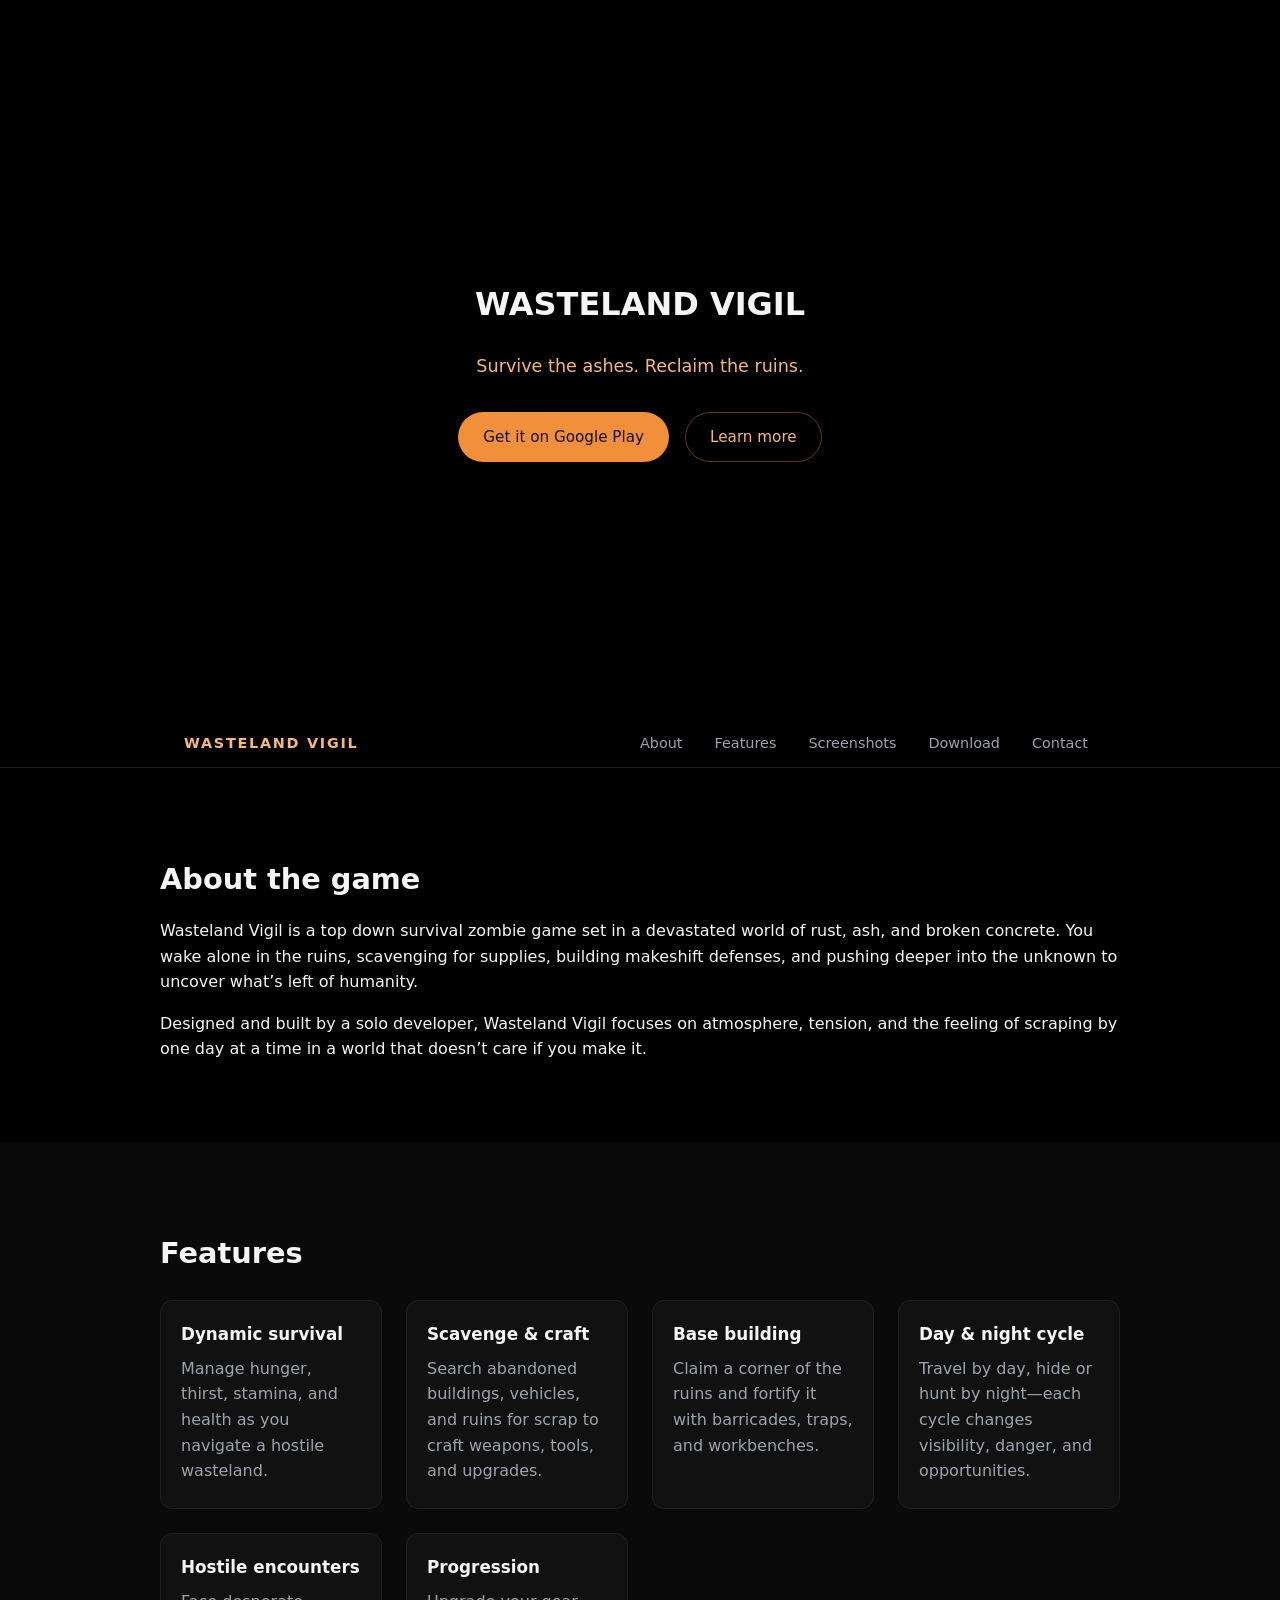
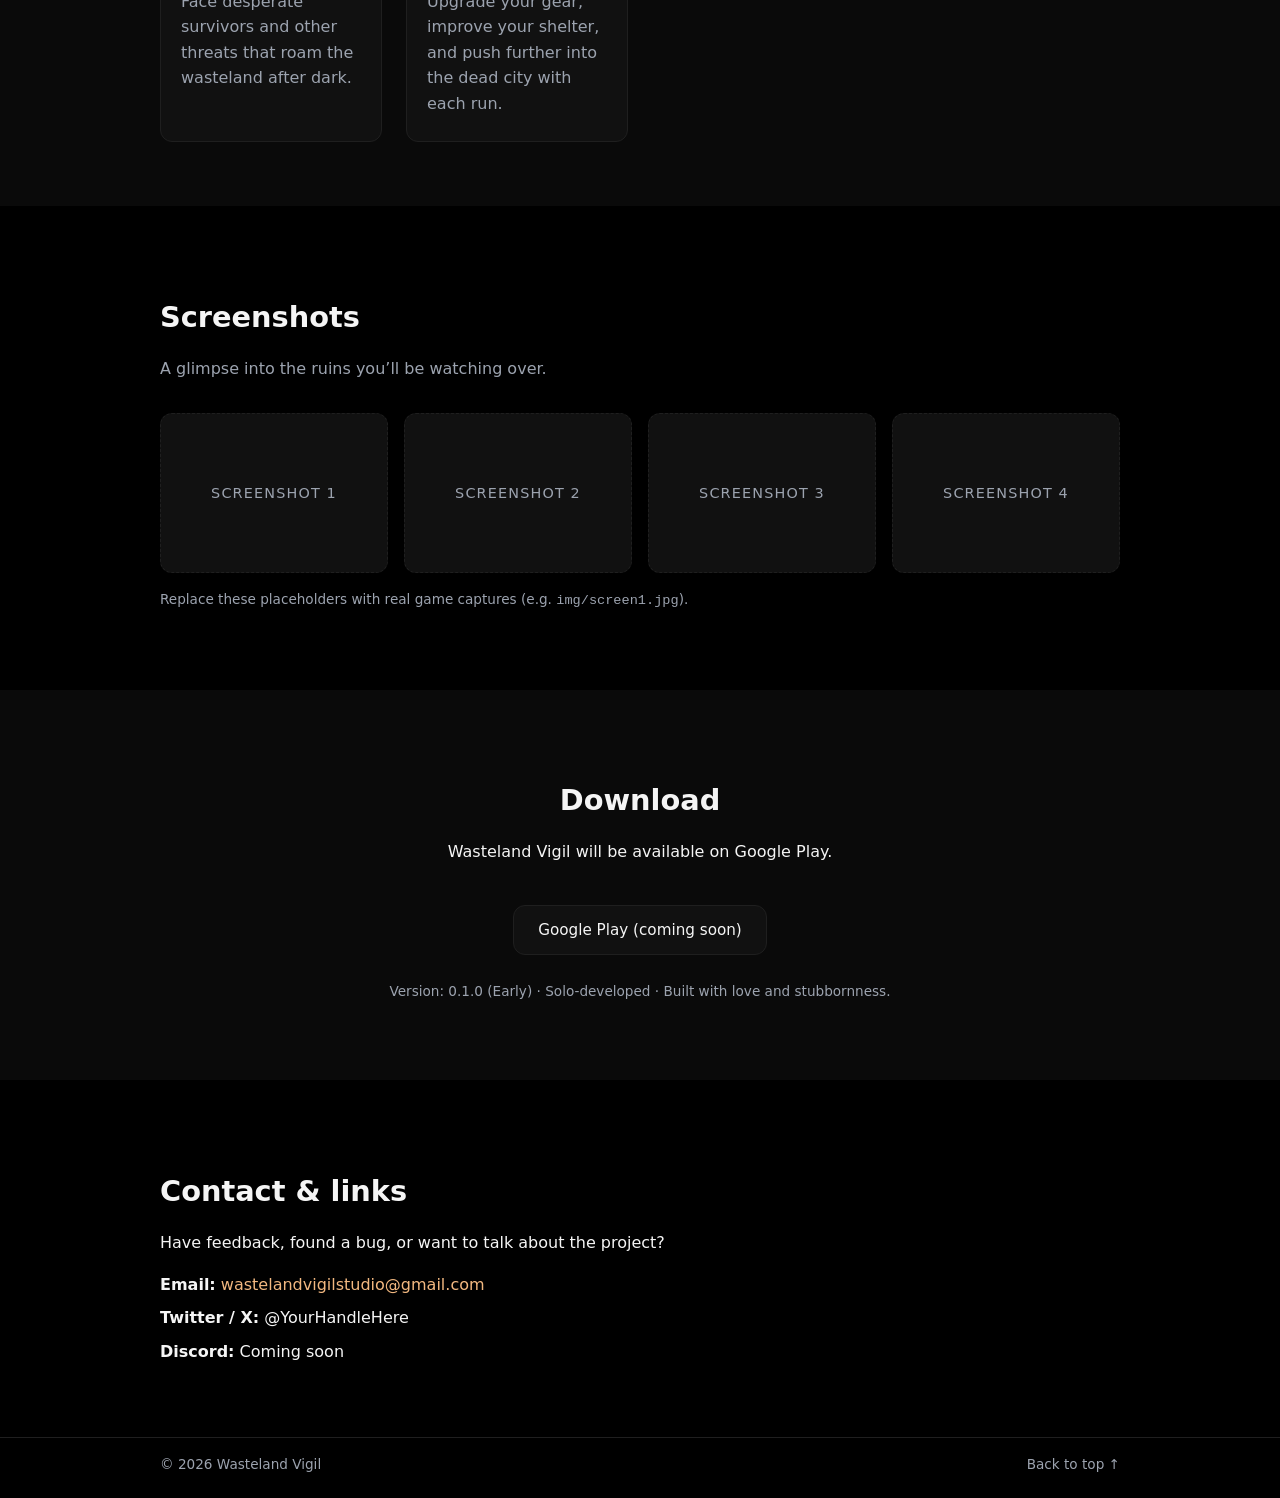
<file: index.html>
<!DOCTYPE html>
<html lang="en">
<head>
  <meta charset="UTF-8" />
  <title>Wasteland Vigil – Survival Game</title>
  <meta name="viewport" content="width=device-width, initial-scale=1" />
  <meta name="description" content="Wasteland Vigil is a top-down survival game set in the ashes of a ruined world. Scavenge, build, and endure." />
  <link rel="stylesheet" href="styles.css" />
</head>
<body>
  <header class="hero" id="top">
    <div class="hero-overlay"></div>
    <div class="hero-content">
      <h1 class="logo">WASTELAND VIGIL</h1>
      <p class="tagline">Survive the ashes. Reclaim the ruins.</p>
      <div class="hero-buttons">
        <a href="#download" class="btn primary">Get it on Google Play</a>
        <a href="#features" class="btn ghost">Learn more</a>
      </div>
    </div>
  </header>

  <nav class="nav">
    <div class="nav-inner">
      <span class="nav-logo">Wasteland Vigil</span>
      <div class="nav-links">
        <a href="#about">About</a>
        <a href="#features">Features</a>
        <a href="#screenshots">Screenshots</a>
        <a href="#download">Download</a>
        <a href="#contact">Contact</a>
      </div>
    </div>
  </nav>

  <main>
    <section class="section" id="about">
      <div class="container">
        <h2>About the game</h2>
        <p>
          Wasteland Vigil is a top down survival zombie game set in a devastated world of rust, ash, and broken concrete.
          You wake alone in the ruins, scavenging for supplies, building makeshift defenses, and pushing deeper into
          the unknown to uncover what’s left of humanity.
        </p>
        <p>
          Designed and built by a solo developer, Wasteland Vigil focuses on atmosphere, tension, and the feeling of
          scraping by one day at a time in a world that doesn’t care if you make it.
        </p>
      </div>
    </section>

    <section class="section alt" id="features">
      <div class="container">
        <h2>Features</h2>
        <div class="features-grid">
          <div class="feature">
            <h3>Dynamic survival</h3>
            <p>Manage hunger, thirst, stamina, and health as you navigate a hostile wasteland.</p>
          </div>
          <div class="feature">
            <h3>Scavenge & craft</h3>
            <p>Search abandoned buildings, vehicles, and ruins for scrap to craft weapons, tools, and upgrades.</p>
          </div>
          <div class="feature">
            <h3>Base building</h3>
            <p>Claim a corner of the ruins and fortify it with barricades, traps, and workbenches.</p>
          </div>
          <div class="feature">
            <h3>Day & night cycle</h3>
            <p>Travel by day, hide or hunt by night—each cycle changes visibility, danger, and opportunities.</p>
          </div>
          <div class="feature">
            <h3>Hostile encounters</h3>
            <p>Face desperate survivors and other threats that roam the wasteland after dark.</p>
          </div>
          <div class="feature">
            <h3>Progression</h3>
            <p>Upgrade your gear, improve your shelter, and push further into the dead city with each run.</p>
          </div>
        </div>
      </div>
    </section>

    <section class="section" id="screenshots">
      <div class="container">
        <h2>Screenshots</h2>
        <p class="section-intro">A glimpse into the ruins you’ll be watching over.</p>
        <div class="screens-grid">
          <div class="screen-placeholder">Screenshot 1</div>
          <div class="screen-placeholder">Screenshot 2</div>
          <div class="screen-placeholder">Screenshot 3</div>
          <div class="screen-placeholder">Screenshot 4</div>
        </div>
        <p class="hint">Replace these placeholders with real game captures (e.g. <code>img/screen1.jpg</code>).</p>
      </div>
    </section>

    <section class="section alt" id="download">
      <div class="container download">
        <h2>Download</h2>
        <p>Wasteland Vigil will be available on Google Play.</p>
        <a href="#" class="store-badge">Google Play (coming soon)</a>
        <p class="meta">
          Version: 0.1.0 (Early) · Solo-developed · Built with love and stubbornness.
        </p>
      </div>
    </section>

    <section class="section" id="contact">
      <div class="container">
        <h2>Contact & links</h2>
        <p>Have feedback, found a bug, or want to talk about the project?</p>
        <ul class="contact-list">
          <li><strong>Email:</strong> <a href="mailto:wastelandvigilstudio@gmail.com">wastelandvigilstudio@gmail.com</a></li>
          <li><strong>Twitter / X:</strong> <span>@YourHandleHere</span></li>
          <li><strong>Discord:</strong> <span>Coming soon</span></li>
        </ul>
      </div>
    </section>
  </main>

  <footer class="footer">
    <div class="container footer-inner">
      <span>© <span id="year"></span> Wasteland Vigil</span>
      <a href="#top" class="back-to-top">Back to top ↑</a>
    </div>
  </footer>

  <script>
    document.getElementById('year').textContent = new Date().getFullYear();
  </script>
</body>
</html>
</file>
<file: styles.css>
/* ===========================
   WASTELAND VIGIL – DARK THEME
   =========================== */

:root {
  --bg: #000000;
  --bg-alt: #0a0a0a;
  --accent: #f28f3b;
  --accent-soft: #f2b880;
  --text: #f5f5f5;
  --muted: #9ca3af;
  --card: #111111;
  --border: #1f1f1f;
  --font-main: system-ui, -apple-system, BlinkMacSystemFont, "Segoe UI", sans-serif;
}

*,
*::before,
*::after {
  box-sizing: border-box;
}

html, body {
  margin: 0;
  padding: 0;
  background: var(--bg);
  color: var(--text);
  font-family: var(--font-main);
  line-height: 1.6;
}

/* ===========================
   HERO SECTION
   =========================== */

.hero {
  position: relative;
  min-height: 80vh;
  display: flex;
  align-items: center;
  justify-content: center;
  text-align: center;
  background: transparent; /* PURE BLACK BACKGROUND */
}

.hero-overlay {
  display: none; /* No overlay needed */
}

.hero-content {
  position: relative;
  padding: 3rem 1.5rem;
  max-width: 800px;
}

/* MAIN LOGO */
.hero-logo {
  width: min(90%, 420px);
  height: auto;
  margin-bottom: 1.5rem;
  filter: drop-shadow(0 0 12px rgba(0,0,0,0.85));
}

/* Tagline */
.tagline {
  font-size: 1.1rem;
  color: var(--accent-soft);
  margin-bottom: 2rem;
}

/* Buttons */
.hero-buttons {
  display: flex;
  flex-wrap: wrap;
  gap: 1rem;
  justify-content: center;
}

/* ===========================
   NAVIGATION
   =========================== */

.nav {
  position: sticky;
  top: 0;
  z-index: 20;
  background: rgba(0, 0, 0, 0.9);
  backdrop-filter: blur(10px);
  border-bottom: 1px solid var(--border);
}

.nav-inner {
  max-width: 960px;
  margin: 0 auto;
  padding: 0.5rem 1.5rem;
  display: flex;
  align-items: center;
  justify-content: space-between;
}

.nav-logo {
  font-weight: 600;
  letter-spacing: 0.12em;
  text-transform: uppercase;
  font-size: 0.9rem;
  color: var(--accent-soft);
}

.nav-links {
  display: flex;
  gap: 1rem;
  font-size: 0.9rem;
}

.nav-links a {
  color: var(--muted);
  text-decoration: none;
  padding: 0.25rem 0.5rem;
  border-radius: 999px;
  transition: color 0.15s ease, background 0.15s ease;
}

.nav-links a:hover {
  color: var(--text);
  background: rgba(242, 143, 59, 0.12);
}

/* ===========================
   SECTIONS
   =========================== */

.section {
  padding: 4rem 1.5rem;
  background: var(--bg);
}

.section.alt {
  background: var(--bg-alt);
}

.container {
  max-width: 960px;
  margin: 0 auto;
}

h2 {
  font-size: 1.8rem;
  margin-bottom: 1rem;
}

.section-intro {
  color: var(--muted);
  margin-bottom: 2rem;
}

/* ===========================
   BUTTONS
   =========================== */

.btn {
  display: inline-flex;
  align-items: center;
  justify-content: center;
  padding: 0.75rem 1.5rem;
  border-radius: 999px;
  font-size: 0.95rem;
  font-weight: 500;
  text-decoration: none;
  cursor: pointer;
  border: 1px solid transparent;
  transition: background 0.15s ease, color 0.15s ease, border-color 0.15s ease, transform 0.1s ease;
}

.btn.primary {
  background: var(--accent);
  color: #111;
}

.btn.primary:hover {
  background: #ff9f4f;
  transform: translateY(-1px);
}

.btn.ghost {
  background: transparent;
  color: var(--accent-soft);
  border-color: rgba(242, 143, 59, 0.4);
}

.btn.ghost:hover {
  background: rgba(242, 143, 59, 0.08);
}

/* ===========================
   FEATURES GRID
   =========================== */

.features-grid {
  display: grid;
  grid-template-columns: repeat(auto-fit, minmax(220px, 1fr));
  gap: 1.5rem;
  margin-top: 1.5rem;
}

.feature {
  background: var(--card);
  border-radius: 0.75rem;
  padding: 1.25rem 1.25rem 1.5rem;
  border: 1px solid var(--border);
}

.feature h3 {
  margin-top: 0;
  margin-bottom: 0.5rem;
  font-size: 1.05rem;
}

.feature p {
  margin: 0;
  color: var(--muted);
}

/* ===========================
   SCREENSHOTS
   =========================== */

.screens-grid {
  display: grid;
  grid-template-columns: repeat(auto-fit, minmax(220px, 1fr));
  gap: 1rem;
  margin-top: 1.5rem;
}

.screen-placeholder {
  background: #111;
  border-radius: 0.75rem;
  border: 1px dashed var(--border);
  min-height: 160px;
  display: flex;
  align-items: center;
  justify-content: center;
  color: var(--muted);
  font-size: 0.9rem;
  text-transform: uppercase;
  letter-spacing: 0.08em;
}

.hint {
  margin-top: 1rem;
  font-size: 0.85rem;
  color: var(--muted);
}

/* ===========================
   DOWNLOAD SECTION
   =========================== */

.download {
  text-align: center;
}

.store-badge {
  display: inline-flex;
  align-items: center;
  justify-content: center;
  padding: 0.75rem 1.5rem;
  border-radius: 0.75rem;
  background: #111;
  border: 1px solid var(--border);
  color: var(--text);
  text-decoration: none;
  margin: 1.5rem 0 0.75rem;
  font-size: 0.95rem;
}

.store-badge:hover {
  border-color: var(--accent);
}

.meta {
  font-size: 0.85rem;
  color: var(--muted);
}

/* ===========================
   CONTACT
   =========================== */

.contact-list {
  list-style: none;
  padding: 0;
  margin: 1rem 0 0;
}

.contact-list li {
  margin-bottom: 0.5rem;
}

.contact-list a {
  color: var(--accent-soft);
  text-decoration: none;
}

.contact-list a:hover {
  text-decoration: underline;
}

/* ===========================
   FOOTER
   =========================== */

.footer {
  border-top: 1px solid var(--border);
  background: #000;
  padding: 1rem 1.5rem 1.5rem;
  font-size: 0.85rem;
  color: var(--muted);
}

.footer-inner {
  max-width: 960px;
  margin: 0 auto;
  display: flex;
  align-items: center;
  justify-content: space-between;
}

.back-to-top {
  color: var(--muted);
  text-decoration: none;
}

.back-to-top:hover {
  color: var(--accent-soft);
}

/* ===========================
   RESPONSIVE
   =========================== */

@media (max-width: 640px) {
  .nav-inner {
    flex-direction: column;
    align-items: flex-start;
    gap: 0.5rem;
  }

  .nav-links {
    flex-wrap: wrap;
  }
}
</file>
